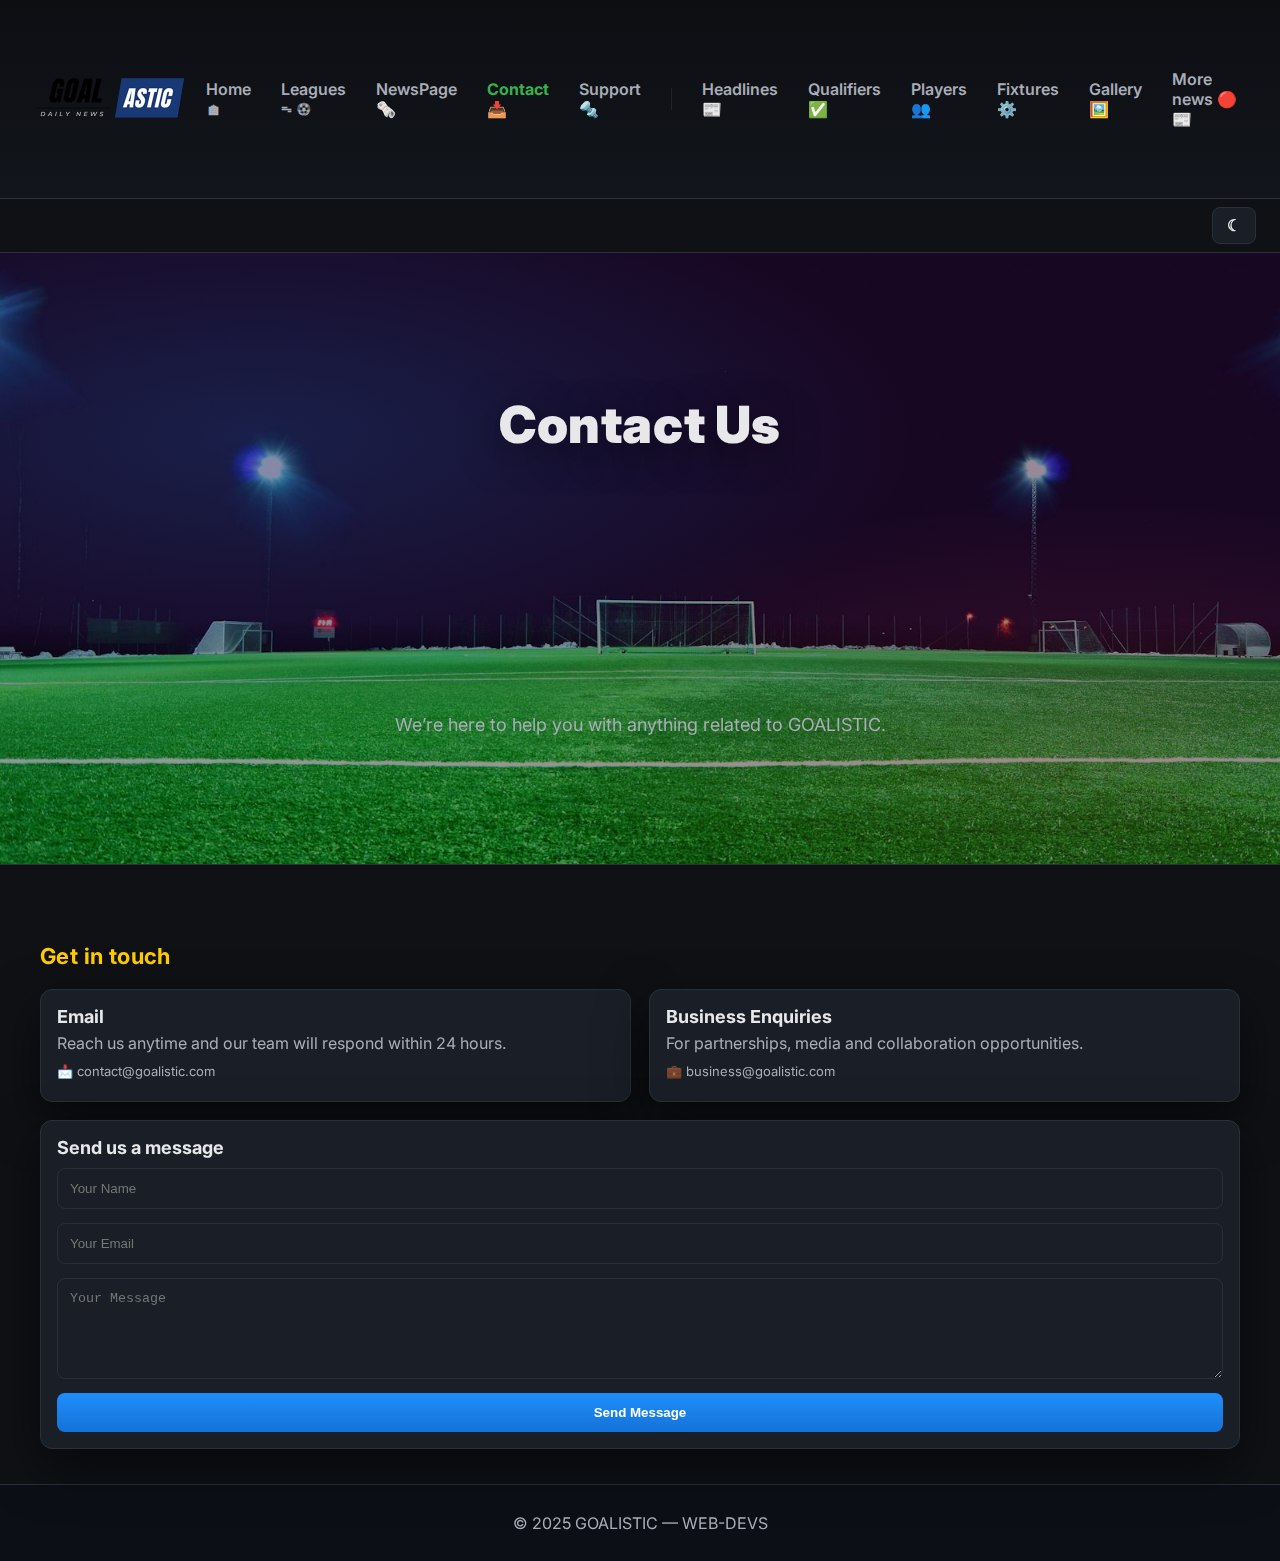
<file: contact.html>
<!DOCTYPE html>
<html lang="en">
<head>
  <meta charset="UTF-8">
  <title>Contact - GOALISTIC</title>
  <meta name="viewport" content="width=device-width, initial-scale=1.0">
  <link rel="stylesheet" href="css/styles.css">
  <link href="https://fonts.googleapis.com/css2?family=Inter:wght@400;600;700;900&display=swap" rel="stylesheet">
</head>
<body class="dark">

    <!-- TOPBAR -->
  <div class="topbar">
    <div class="brand">
      <img src="Images/News,Contact,Support/Logo.png" class="logo-img">
    </div>

    <div class="nav">
      <div class="nav-pages">        
        <a href="index.html" class="nav-link">Home 🏠︎</a>
        <a href="Leagues.html" class="nav-link">Leagues ᯓ⚽︎</a>
        <a href="newspage.html" class="nav-link">NewsPage 🗞️</a>
        <a href="contact.html" class="nav-link active">Contact 📥</a>
        <a href="support.html" class="nav-link">Support 🔩</a>
      </div>

      <div class="nav-divider"></div>

      <div class="nav-sections">
        <a href="newspage.html#headline" class="nav-link">Headlines 📰</a>
        <a href="newspage.html#qualifiers" class="nav-link">Qualifiers ✅</a>
        <a href="newspage.html#players" class="nav-link">Players 👥</a>
        <a href="newspage.html#fixtures" class="nav-link">Fixtures ⚙️</a>
        <a href="newspage.html#gallery" class="nav-link">Gallery 🖼️</a>
        <a href="newspage.html#more-news" class="nav-link">More news 🔴📰</a>
      </div>
    </div>
  </div>

  <!-- Theme Toggle -->
  <div class="theme-row">
    <button class="theme-toggle" id="themeToggle">☾</button>
  </div>

  <!-- Hero Section -->
  <header class="hero">
    <img src="Images/News,Contact,Support/Stadium.jpeg" alt="Stadium">
    <div class="hero-gradient"></div>
    <div class="hero-content">
      <h1 class="hero-title">Contact Us</h1>
      <p class="hero-sub">We’re here to help you with anything related to GOALISTIC.</p>
    </div>
  </header>

  <!-- Contact Section -->
  <section class="section">
    <h2>Get in touch</h2>
    <div class="grid">

      <div class="card" style="grid-column:span 6;">
        <div class="card-body">
          <h3>Email</h3>
          <p>Reach us anytime and our team will respond within 24 hours.</p>
          <div class="meta"><span>📩 contact@goalistic.com</span></div>
        </div>
      </div>

      <div class="card" style="grid-column:span 6;">
        <div class="card-body">
          <h3>Business Enquiries</h3>
          <p>For partnerships, media and collaboration opportunities.</p>
          <div class="meta"><span>💼 business@goalistic.com</span></div>
        </div>
      </div>

      <div class="card" style="grid-column:span 12;">
        <div class="card-body">
          <h3>Send us a message</h3>

          <form style="display:grid; gap:14px; margin-top:10px;">
            <input type="text" placeholder="Your Name" style="padding:12px; border:1px solid var(--border); background:var(--card); color:var(--text); border-radius:8px;">
            <input type="email" placeholder="Your Email" style="padding:12px; border:1px solid var(--border); background:var(--card); color:var(--text); border-radius:8px;">
            <textarea placeholder="Your Message" rows="5" style="padding:12px; border:1px solid var(--border); background:var(--card); color:var(--text); border-radius:8px;"></textarea>
            <button class="btn primary" type="submit">Send Message</button>
          </form>

        </div>
      </div>

    </div>
  </section>

  <footer>© 2025 GOALISTIC — WEB-DEVS</footer>

  <script>
    const body = document.body;
    const themeToggle = document.getElementById('themeToggle');

    function setTheme(mode) {
      body.classList.remove('light','dark');
      body.classList.add(mode);
      themeToggle.textContent = mode === 'dark' ? '☾' : '☀';
      localStorage.setItem('goalistic-theme', mode);
    }

    const saved = localStorage.getItem('goalistic-theme');
    setTheme(saved ? saved : 'dark');

    themeToggle.addEventListener('click', () => {
      const current = body.classList.contains('dark') ? 'dark' : 'light';
      setTheme(current === 'dark' ? 'light' : 'dark');
    });
  </script>

</body>
</html>
</file>
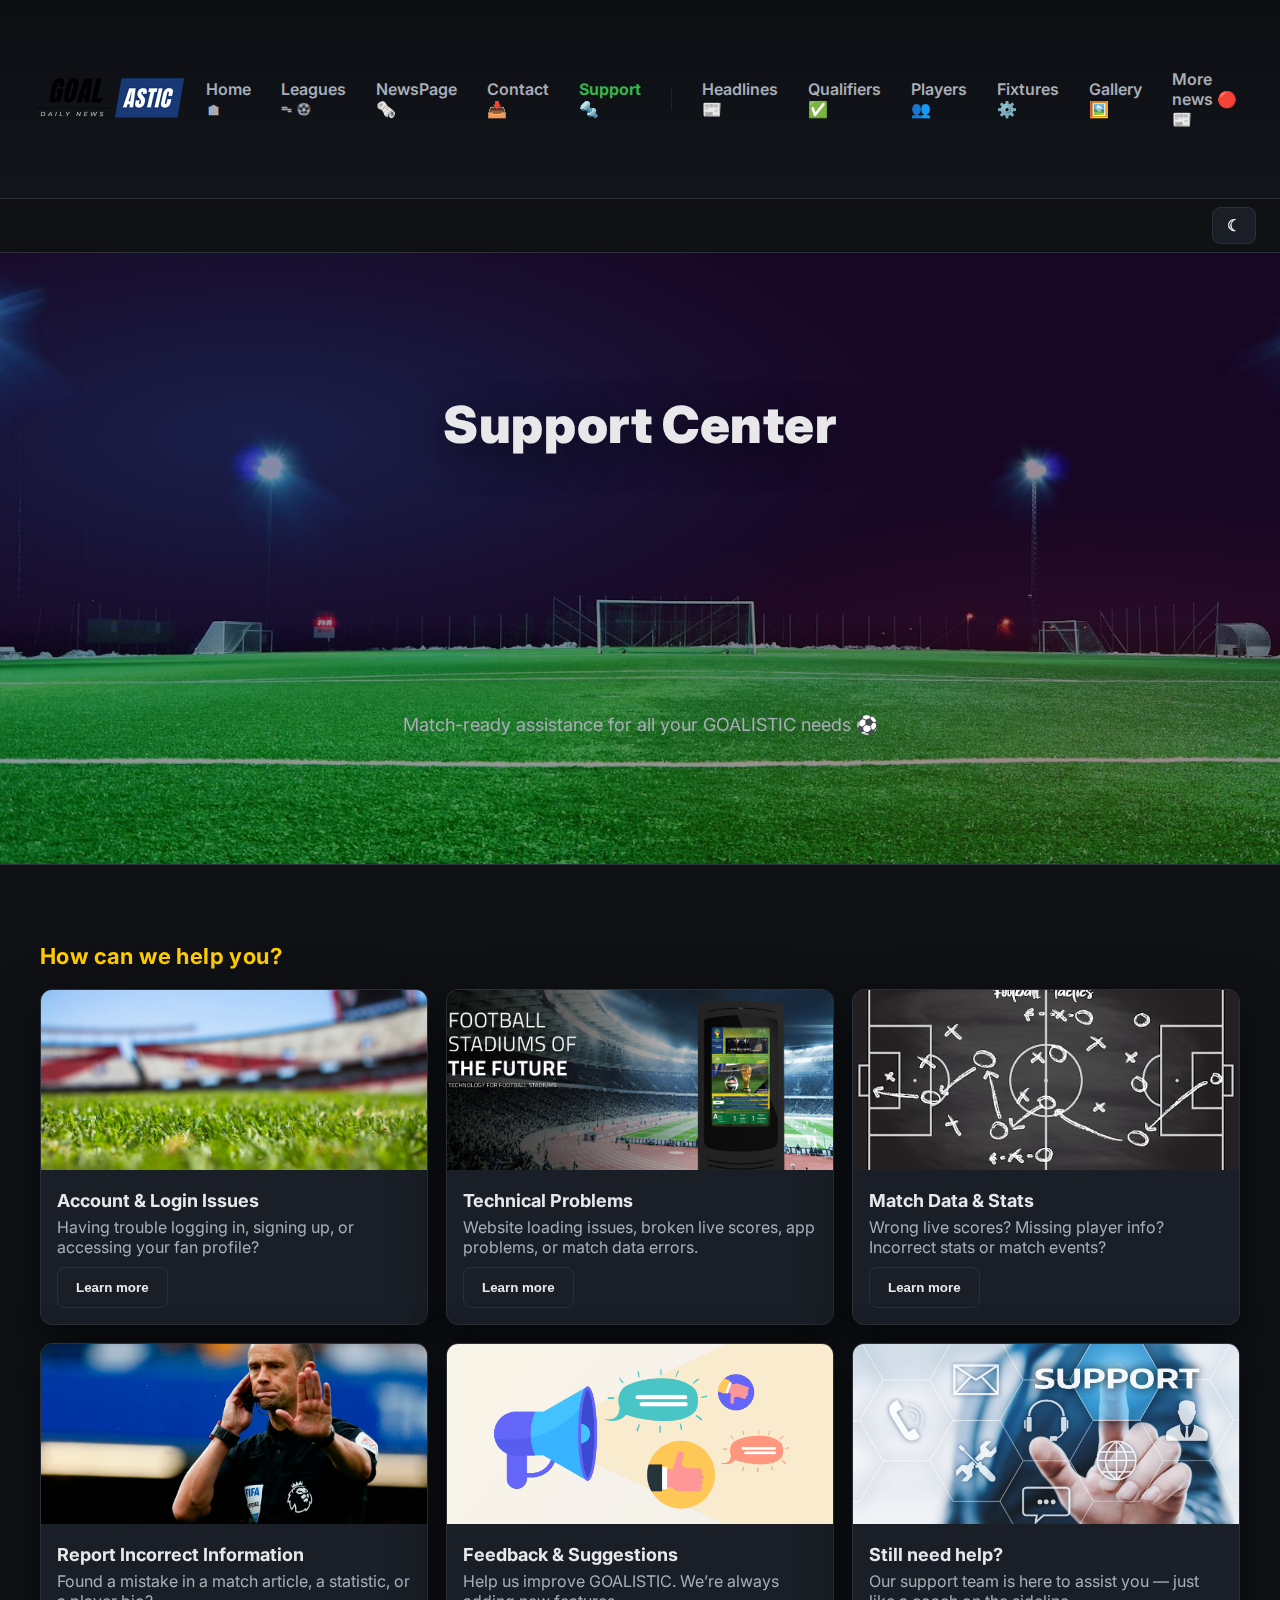
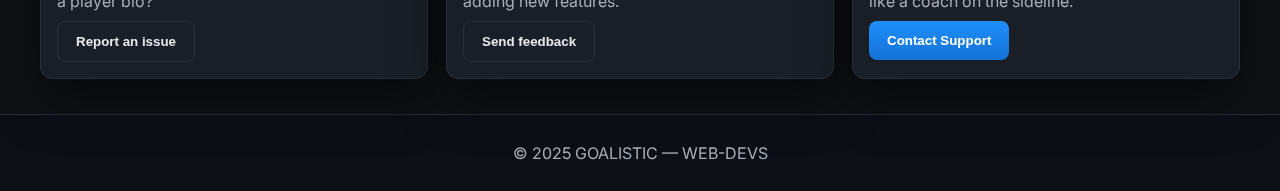
<file: support.html>
<!DOCTYPE html>
<html lang="en">
<head>
  <meta charset="UTF-8">
  <title>Support – GOALISTIC</title>
  <meta name="viewport" content="width=device-width, initial-scale=1.0">
  <link rel="stylesheet" href="css/styles.css">
  <link href="https://fonts.googleapis.com/css2?family=Inter:wght@400;600;700;900&display=swap" rel="stylesheet"> <!--Font-->
</head>
<body class="dark">

  <!-- TOPBAR -->
  <div class="topbar">
    <div class="brand">
      <img src="Images/News,Contact,Support/Logo.png" class="logo-img">
    </div>

    <div class="nav">
      <div class="nav-pages">
        <a href="index.html" class="nav-link">Home 🏠︎</a>
        <a href="Leagues.html" class="nav-link">Leagues ᯓ⚽︎</a>
        <a href="newspage.html" class="nav-link">NewsPage 🗞️</a>
        <a href="contact.html" class="nav-link">Contact 📥</a>
        <a href="support.html" class="nav-link active">Support 🔩</a>
      </div>

      <div class="nav-divider"></div>

      <div class="nav-sections">
        <a href="newspage.html#headline" class="nav-link">Headlines 📰</a>
        <a href="newspage.html#qualifiers" class="nav-link">Qualifiers ✅</a>
        <a href="newspage.html#players" class="nav-link">Players 👥</a>
        <a href="newspage.html#fixtures" class="nav-link">Fixtures ⚙️</a>
        <a href="newspage.html#gallery" class="nav-link">Gallery 🖼️</a>
        <a href="newspage.html#more-news" class="nav-link">More news 🔴📰</a>
      </div>
    </div>
  </div>

  <!-- THEME BUTTON -->
  <div class="theme-row">
    <button class="theme-toggle" id="themeToggle">☾</button>
  </div>

  <!-- HERO -->
  <header class="hero">
    <img src="Images/News,Contact,Support/Stadium.jpeg" alt="">
    <div class="hero-gradient"></div>
    <div class="hero-content">
      <h1 class="hero-title">Support Center</h1>
      <p class="hero-sub">Match-ready assistance for all your GOALISTIC needs ⚽</p>
    </div>
  </header>

  <!-- SUPPORT CARDS -->
  <section class="section">
    <h2>How can we help you?</h2>

    <div class="grid">

      <!-- ACCOUNT -->
      <div class="card" style="grid-column:span 4;">
        <img src="Images/News,Contact,Support/Football.Pitch.jpeg" alt="Football fan login">
        <div class="card-body">
          <h3>Account & Login Issues</h3>
          <p>Having trouble logging in, signing up, or accessing your fan profile?</p>
          <button class="btn" onclick="openSupport('account')">Learn more</button>
        </div>
      </div>

      <!-- TECHNICAL -->
      <div class="card" style="grid-column:span 4;">
        <img src="Images/News,Contact,Support/Stadium-Technology.jpg" alt="Stadium technology">
        <div class="card-body">
          <h3>Technical Problems</h3>
          <p>Website loading issues, broken live scores, app problems, or match data errors.</p>
          <button class="btn" onclick="openSupport('technical')">Learn more</button>
        </div>
      </div>

      <!-- MATCH DATA / STATS -->
      <div class="card" style="grid-column:span 4;">
        <img src="Images/News,Contact,Support/Football-Tactics.jpg" alt="Football tactics">
        <div class="card-body">
          <h3>Match Data & Stats</h3>
          <p>Wrong live scores? Missing player info? Incorrect stats or match events?</p>
          <button class="btn" onclick="openSupport('matchdata')">Learn more</button>
        </div>
      </div>

      <!-- REPORT ISSUE -->
      <div class="card" style="grid-column:span 4;">
        <img src="Images/News,Contact,Support/VAR-Check.jpg" alt="VAR Check">
        <div class="card-body">
          <h3>Report Incorrect Information</h3>
          <p>Found a mistake in a match article, a statistic, or a player bio?</p>
          <button class="btn" onclick="openSupport('report')">Report an issue</button>
        </div>
      </div>

      <!-- FEEDBACK -->
      <div class="card" style="grid-column:span 4;">
        <img src="Images/News,Contact,Support/Feedback.jpg" alt="Feedback">
        <div class="card-body">
          <h3>Feedback & Suggestions</h3>
          <p>Help us improve GOALISTIC. We’re always adding new features.</p>
          <button class="btn" onclick="openSupport('feedback')">Send feedback</button>
        </div>
      </div>

      <!-- CONTACT -->
      <div class="card" style="grid-column:span 4;">
        <img src="Images/News,Contact,Support/Support.jpg" alt="Support Team">
        <div class="card-body">
          <h3>Still need help?</h3>
          <p>Our support team is here to assist you — just like a coach on the sideline.</p>
          <button class="btn primary" onclick="window.location='contact.html'">Contact Support</button>
        </div>
      </div>

    </div>
  </section>

  <!-- FOOTER -->
  <footer>© 2025 GOALISTIC — WEB-DEVS</footer>

  <script>
    function openSupport(type) {
      alert("This support section is coming soon: " + type);
    }

    const body = document.body;
    const themeToggle = document.getElementById('themeToggle');

    function setTheme(mode) {
      body.classList.remove('light','dark');
      body.classList.add(mode);
      themeToggle.textContent = mode === 'dark' ? '☾' : '☀';
      localStorage.setItem('goalistic-theme', mode);
    }

    const saved = localStorage.getItem('goalistic-theme');
    setTheme(saved ? saved : 'dark');

    themeToggle.addEventListener('click', () => {
      const current = body.classList.contains('dark') ? 'dark' : 'light';
      setTheme(current === 'dark' ? 'light' : 'dark');
    });
  </script>

</body>
</html>
</file>
<file: css/styles.css>
:root {
      --bg: #0f1115;
      --bg-elev: #171a20;
      --text: #e8e8ea;
      --muted: #a9adb7;
      --accent: #ffcc00;
      --accent-2: #e43d4c;
      --primary: #1f8efa;
      --card: #1a1f27;
      --border: #2a2f39;
      --shadow: rgba(0, 0, 0, 0.55);
    }

    /* Light mode variables */
    body.light {
      --bg: #ffffff;
      --bg-elev: #f7f7f7;
      --text: #111;
      --muted: #444;
      --accent: #ffcc00;
      --accent-2: #e43d4c;
      --primary: #0066ff;
      --card: #ffffff;
      --border: #d4d4d4;
      --shadow: rgba(0,0,0,0.12);
    }

    * { box-sizing: border-box; }
    html, body { margin: 0; padding: 0; background: var(--bg); color: var(--text); font-family: Inter, Segoe UI, system-ui, -apple-system, Arial, sans-serif; }
    a { color: var(--text); text-decoration: none; }
    
    /* Top nav */
    .topbar {
      position: sticky; top: 0; z-index: 1000;
      display: flex; align-items: center; justify-content: space-between;
      padding: 14px 24px; background: linear-gradient(180deg, #0c0e12 0%, #12151b 100%);
      border-bottom: 1px solid var(--border);
      backdrop-filter: saturate(140%) blur(6px);
    }
    .brand {
      display: flex; gap: 12px; align-items: center;
      font-weight: 800; letter-spacing: 0.5px;
    }
    .brand .mark {
      width: 36px; height: 36px; border-radius: 6px;
      background: radial-gradient(140px 60px at 30% 20%, var(--accent) 0%, #ffd84e 30%, #333 100%);
      box-shadow: 0 6px 20px rgba(255, 204, 0, 0.2);
    }
    .nav {
      display: flex; gap: 18px; align-items: center;
    }
    .nav a { color: var(--muted); font-weight: 600; }
    .nav a:hover { color: var(--text); }

    /* Theme row (under topbar) */
    .theme-row {
    background: var(--bg-elev);
    color: var(--text);
      display: flex;
      justify-content: flex-end; 
      padding: 8px 24px;
      border-bottom: 1px solid var(--border);
      background: var(--bg);
    }
    .theme-toggle {
      background: var(--card);
      color: var(--text);
      border: 1px solid var(--border);
      padding: 8px 14px;
      border-radius: 8px;
      cursor: pointer;
      font-size: 16px;
      font-weight: 700;
      transition: .18s;
    }
    .theme-toggle:hover { transform: translateY(-2px); opacity: .95; }

    /* Ticker */
    .ticker {
      overflow: hidden; white-space: nowrap; border-top: 1px solid var(--border); border-bottom: 1px solid var(--border);
      background: #0c1016;
    }
    .ticker-inner {
      display: inline-block; padding: 10px 0;
      animation: scroll 22s linear infinite;
    }
    .tag { color: var(--accent-2); margin: 0 12px; font-weight: 700; }
    @keyframes scroll { from { transform: translateX(100%); } to { transform: translateX(-100%); } }

    /* Hero */
    .hero {
      position: relative; overflow: hidden; height: 68vh;
      border-bottom: 1px solid var(--border);
      background: #080a0d;
    }
    .hero img {
      width: 100%; height: 100%; object-fit: cover; filter: brightness(0.6) saturate(110%);
    }
    .hero-gradient {
      position: absolute; inset: 0; background: radial-gradient(1200px 480px at 20% 30%, rgba(31,142,250,0.18) 0%, transparent 55%), radial-gradient(1000px 400px at 85% 80%, rgba(228,61,76,0.16) 0%, transparent 60%);
    }
    .hero-content {
      position: absolute; inset: 0; display: grid; place-items: center;
      padding: 0 24px; text-align: center;
    }
    .hero-title {
      font-size: clamp(32px, 4vw, 56px); font-weight: 900; letter-spacing: 0.6px;
      text-shadow: 0 8px 40px rgba(0,0,0,0.6);
    }
    .hero-sub { color: var(--muted); max-width: 800px; margin: 14px auto 24px; font-size: clamp(15px, 2vw, 18px); }
    .hero-actions { display: flex; gap: 14px; justify-content: center; }
    .btn {
      padding: 12px 18px; border-radius: 8px; border: 1px solid var(--border); font-weight: 700; cursor: pointer;
      transition: transform .15s ease, background .15s ease, border .15s ease, color .15s ease;
      background: var(--card); color: var(--text);
    }
    .btn:hover { transform: translateY(-2px); border-color: #3a4150; }
    .btn.primary { background: linear-gradient(180deg, var(--primary), #1472d8); border: none; color: #fff; }
    .btn.primary:hover { filter: brightness(1.04); }

    /* Section */
    .section { padding: 48px 24px; max-width: 1200px; margin: 0 auto; }
    .section h2 { font-size: 22px; letter-spacing: 0.4px; color: var(--accent); margin-bottom: 20px; }

    /* Cards */
    .grid { display: grid; grid-template-columns: repeat(12, 1fr); gap: 18px; }
    .card {
      grid-column: span 4; background: var(--card); border: 1px solid var(--border); border-radius: 12px; overflow: hidden;
      box-shadow: 0 18px 50px var(--shadow);
      transition: transform .18s ease, box-shadow .18s ease, border-color .18s ease;
    }
    .card:hover { transform: translateY(-4px); border-color: #3a4150; box-shadow: 0 26px 70px rgba(0,0,0,0.7); }
    .card img { width: 100%; height: 180px; object-fit: cover; filter: saturate(110%); }
    .card-body { padding: 16px; }
    .card h3 { margin: 0 0 6px; font-size: 18px; }
    .card p { margin: 0 0 10px; color: var(--muted); }
    .meta { display: flex; gap: 12px; font-size: 13px; color: var(--muted); margin-bottom: 6px; }
    .chip { display: inline-flex; align-items: center; gap: 6px; font-size: 12px; color: #fff; background: #1f2530; border: 1px solid #2e3440; padding: 6px 10px; border-radius: 999px; }

    /* Story highlight */
    .story {
      display: grid; grid-template-columns: 1.7fr 1fr; gap: 18px;
    }
    .story .lead {
      background: var(--card); border: 1px solid var(--border); border-radius: 12px; overflow: hidden;
      box-shadow: 0 18px 50px var(--shadow);
    }
    .lead img { width: 100%; height: 320px; object-fit: cover; }
    .lead .pad { padding: 16px; }
    .lead h3 { margin: 0 0 8px; font-size: 22px; }
    .lead p { margin: 0 0 12px; color: var(--muted); }

    /* Fixtures */
    .fixtures {
      width: 100%; border: 1px solid var(--border); border-radius: 12px; overflow: hidden; background: var(--card);
      box-shadow: 0 18px 50px var(--shadow);
    }
    .fixtures table { width: 100%; border-collapse: collapse; }
    .fixtures th, .fixtures td {
      border-bottom: 1px solid var(--border); padding: 12px; text-align: left; font-size: 14px;
    }
    .fixtures th { background: #151a21; color: var(--accent); position: sticky; top: 0; z-index: 1; }
    .fixtures tr:hover td { background: #171c23; }

    /* Gallery */
    .gallery { display: grid; grid-template-columns: repeat(4, 1fr); gap: 14px; }
    .gallery img {
      width: 100%; height: 180px; object-fit: cover; border-radius: 10px; border: 1px solid var(--border);
      box-shadow: 0 12px 40px var(--shadow); cursor: pointer;
    }

    /* Reactions */
    .reactions { display: grid; grid-template-columns: repeat(3, 1fr); gap: 18px; }
    .reaction {
      background: var(--card); border: 1px solid var(--border); border-radius: 12px; padding: 16px;
      box-shadow: 0 18px 50px var(--shadow);
    }
    .reaction img { width: 100%; height: 140px; object-fit: cover; border-radius: 8px; margin-bottom: 10px; }
    .reaction p { margin: 0; color: var(--muted); }

    
    .overlay {
      position: fixed; inset: 0; background: rgba(5, 7, 10, 0.88);
      display: none; align-items: center; justify-content: center; z-index: 2000;
      backdrop-filter: blur(6px) saturate(140%);
    }
    .overlay.active { display: flex; }
    .overlay-content {
      width: min(920px, 92vw); max-height: 86vh; overflow-y: auto;
      background: var(--bg-elev); border: 1px solid var(--border); border-radius: 14px; box-shadow: 0 24px 80px var(--shadow);
    }
    .overlay-header {
      display: flex; align-items: center; justify-content: space-between;
      padding: 16px; border-bottom: 1px solid var(--border);
    }
    .overlay-title { font-size: 20px; font-weight: 800; color: var(--accent); }
    .overlay-close {
      border: 1px solid var(--border); background: #161a22; color: var(--text);
      border-radius: 8px; padding: 8px 12px; cursor: pointer; font-weight: 700;
    }
    .overlay-body { padding: 16px; }
    .overlay-body img { width: 100%; height: 280px; object-fit: cover; border-radius: 10px; margin-bottom: 14px; }

    /* Footer */
    footer { border-top: 1px solid var(--border); background: #0c1016; color: var(--muted); padding: 28px; text-align: center; }

    /* Responsive */
    @media (max-width: 1024px) {
      .story { grid-template-columns: 1fr; }
      .card { grid-column: span 6; }
      .reactions { grid-template-columns: 1fr 1fr; }
      .gallery { grid-template-columns: 1fr 1fr; }
    }
    @media (max-width: 640px) {
      .card { grid-column: span 12; }
      .reactions { grid-template-columns: 1fr; }
      .hero { height: 58vh; }
      .hero-title { font-size: 32px; }
      .theme-row {
    background: var(--bg-elev);
    color: var(--text); padding: 8px 12px; } 
    }



/* ————————————————
   NAVIGATION IMPROVEMENTS
——————————————— */

.nav {
  display: flex;
  align-items: center;
  gap: 24px;
}

/* Groups */
.nav-pages,
.nav-sections {
  display: flex;
  align-items: center;
  gap: 18px;
}

/* Divider */
.nav-divider {
  width: 1px;
  height: 22px;
  background: var(--border);
  opacity: 0.6;
}

/* Links */
.nav-link {
  color: var(--muted);
  font-weight: 600;
  padding: 4px 6px;
  border-radius: 6px;
  transition: 
    color .18s ease,
    opacity .18s ease,
    transform .18s ease;
}

.nav-link:hover {
  color: var(--text);
  opacity: 0.9;
  transform: translateY(-2px);
}

/* Active page highlight */
.nav-link.active {
  color:  #37b24d;
  font-weight: 700;
}

/* Logo cleanup */
.logo-img {
  width: 36px;
  height: 36px;
  object-fit: contain;
  border-radius: 6px;
  margin-right: 6px;
}



/* ============================
   LIGHT MODE FIXES
============================ */

/* Topbar readable in light mode */
body.light .topbar {
  background: #ffffff !important;
  border-bottom: 1px solid #d4d4d4;
}

body.light .nav a {
  color: #333 !important;
}

body.light .nav a:hover {
  color: #000 !important;
}

/* Live ticker visible in light mode */
body.light .ticker {
  background: #f3f3f3 !important;
  border-top: 1px solid #ddd;
  border-bottom: 1px solid #ddd;
}

body.light .ticker-inner {
  color: #111 !important;
}

body.light .tag {
  color: #c00 !important;
}

/* Bigger logo */
.logo-img {
  width: 170px !important;
  height: 170px !important;
}


/* ===================
   HOME PAGE ONLY 
=================== */

/* hero content animation (optional) */
.hero-content {
  animation: floatHero 3.5s ease-in-out infinite;
  text-align: center;
}

/* main CTA button used in hero or sections */
.btn-main {
  display: inline-block;
  background: var(--primary);
  color: #fff;
  font-size: 1.12rem;
  font-weight: 600;
  padding: 13px 34px;
  border: none;
  border-radius: 999px;
  box-shadow: 0 3px 10px rgba(0,0,0,0.35);
  text-decoration: none;
  transition: background .18s, transform .18s;
  opacity: 0;
  transform: translateY(40px);
  animation: slideUpFade .8s .65s cubic-bezier(.23,.71,.43,1) forwards;
}
.btn-main:hover {
  background: var(--accent-2);
  transform: translateY(-3px);
  box-shadow: 0 0 15px rgba(0,255,100,0.3);
}

/* generic section spacing for home blocks */
.section {
  padding: 60px 0 35px 0;
}

/* NEWS CARDS */
.news-list {
  display: flex;
  gap: 30px;
  flex-wrap: wrap;
  align-items: stretch;
}
.news-card {
  background: var(--card);
  color: var(--text);
  border-radius: 20px;
  box-shadow: 0 8px 20px rgba(0,0,0,0.5);
  flex: 1 1 270px;
  max-width: 370px;
  min-width: 260px;
  display: flex;
  flex-direction: column;
  padding: 0 0 22px 0;
  overflow: hidden;
  margin-bottom: 24px;
  cursor: pointer;
  opacity: 0;
  transform: translateY(40px);
  animation: slideUpFade .6s cubic-bezier(.22,.61,.36,1) forwards;
  transition:
    transform 0.25s cubic-bezier(.23,1,.32,1),
    box-shadow 0.25s cubic-bezier(.23,1,.32,1);
}
.news-card:nth-child(2) { animation-delay: .15s; }
.news-card:nth-child(3) { animation-delay: .3s; }
.news-card:hover {
  transform: translateY(-10px) scale(1.03);
  box-shadow:
    0 18px 40px rgba(0,0,0,0.6),
    0 0 20px rgba(0,180,216,0.40);
  border: 1.5px solid var(--primary);
}
.news-card img {
  width: 100%;
  height: 170px;
  object-fit: cover;
  border-top-left-radius: 20px;
  border-top-right-radius: 20px;
}
.news-card h3 {
  margin: 14px 18px 7px 18px;
  font-size: 1.15rem;
  font-weight: 700;
}
.news-card p {
  color: var(--muted);
  font-weight: 500;
  font-size: 0.98rem;
  margin: 0 18px 16px 18px;
}
.read-more {
  background: var(--primary);
  color: #fff;
  border: none;
  border-radius: 8px;
  padding: 9px 22px;
  font-size: 0.95rem;
  font-weight: 600;
  align-self: flex-start;
  margin-left: 18px;
  cursor: pointer;
  transition: background .17s;
}
.read-more:hover {
  background: var(--accent-2);
}

/* SCORES TABLE */
.scores-table-wrapper {
  overflow-x: auto;
}
.scores-table {
  width: 100%;
  border-collapse: collapse;
  background: var(--bg-elev);
  border-radius: 14px;
  box-shadow: 0 4px 32px rgba(0,0,0,0.6);
  font-size: 1.1rem;
  margin-bottom: 25px;
}
.scores-table th,
.scores-table td {
  padding: 14px 18px;
  text-align: left;
}
.scores-table th {
  background: var(--card);
  color: var(--accent);
  text-transform: uppercase;
  letter-spacing: 0.06em;
  font-size: 0.85rem;
}
.scores-table tr {
  border-bottom: 1px solid var(--border);
}
.scores-table tr:last-child {
  border-bottom: none;
}
.scores-table td {
  font-size: 0.95rem;
}
.scores-table td img {
  vertical-align: middle;
  margin-right: 8px;
  height: 28px;
}
.scores-table th:nth-child(3),
.scores-table td:nth-child(3) {
  text-align: center;
}
.scores-table td:nth-child(3) {
  transform: translateX(-10px);
}
.final {
  display: inline-block;
  padding: 3px 10px;
  border-radius: 999px;
  background: #37b24d;
  color: #fff;
  font-size: 0.85rem;
  font-weight: 600;
}
.score-td {
  cursor: pointer;
  transition: background .2s, color .2s;
}
.score-td:hover {
  animation: pulseScore .7s;
  background: var(--primary);
  color: #fff;
  border-radius: 8px;
}

/* TODAY'S MATCHES SLIDER */
.matches-slider-horizontal {
  width: 100%;
  overflow-x: auto;
  padding-bottom: 18px;
}
.matches-track {
  display: flex;
  gap: 28px;
  min-width: 420px;
}
.match-card {
  min-width: 320px;
  max-width: 340px;
  height: 180px;
  border-radius: 28px;
  padding: 18px 22px 0 22px;
  display: flex;
  flex-direction: column;
  align-items: center;
  justify-content: space-between;
  box-shadow: 0 5px 25px rgba(26,28,44,.6);
  position: relative;
  margin-bottom: 18px;
}
.match-card.live { 
  background: linear-gradient(90deg, #f84d5c 5%, #ff9734 95%);
  border: 2.5px solid #ef233c;
}
.match-card.ended { 
  background: linear-gradient(90deg, #2196F3 10%, #46a8ce 80%);
  border: 2.5px solid #2052be;
}
.match-card .badge {
  position: absolute;
  top: 14px;
  left: 16px;
  font-size: 0.91rem;
  font-weight: bold;
  color: #fff;
  padding: 5px 14px 5px 10px;
  border-radius: 9px;
  z-index: 1;
  letter-spacing: 0.5px;
  box-shadow: 0 2px 8px rgba(0,0,0,0.35);
}
.live-badge { background: #ef233c; }
.ended-badge { background: #2052be; }
.match-details {
  display: flex;
  align-items: center;
  gap: 18px;
  flex: 1;
  margin-top: 8px;
}
.team-logo {
  width: 60px;
  height: 60px;
  border-radius: 14px;
  box-shadow: 0 2px 10px rgba(44,56,92,0.5);
  object-fit: contain;
}
.score-time {
  display: flex;
  flex-direction: column;
  align-items: center;
  min-width: 74px;
}
.match-time {
  font-size: 1.15rem;
  color: #fff;
  font-weight: 700;
  margin-bottom: 3px;
  text-shadow: 0 1px 7px rgba(0,0,0,0.3);
}
.match-score {
  display: flex;
  align-items: center;
  gap: 7px;
  font-size: 2.08rem;
  font-weight: bold;
  color: #fff;
  letter-spacing: 1px;
  text-shadow: 0 1px 11px rgba(0,0,0,0.4);
}
.score-divider {
  color: #fff4;
  font-size: 2.2rem;
}
.clubs-row {
  width: 90%;
  display: flex;
  justify-content: space-between;
  align-items: center;
  margin-top: 8px;
}
.club-name {
  font-size: 1.08rem;
  color: #fff;
  font-weight: 600;
  text-shadow: 0 1px 7px rgba(0,0,0,0.3);
}

/* ANIMATIONS */
@keyframes floatHero {
  0%   { transform: translateY(0px); }
  50%  { transform: translateY(-6px); }
  100% { transform: translateY(0px); }
}
@keyframes slideUpFade {
  from {
    opacity: 0;
    transform: translateY(40px) scale(.97);
  }
  to {
    opacity: 1;
    transform: translateY(0) scale(1);
  }
}
@keyframes pulseScore {
  0%   { box-shadow: 0 0 0 0 rgba(20,81,202,0.35); }
  50%  { box-shadow: 0 0 16px 7px rgba(20,81,202,0.35); }
  100% { box-shadow: 0 0 0 0 rgba(20,81,202,0.35); }
}

/* RESPONSIVE – home bits only */
@media (max-width: 900px) {
  .news-list {
    flex-wrap: wrap;
    gap: 18px;
  }
  .news-card {
    min-width: 90vw;
    max-width: 96vw;
  }
}
@media (max-width: 600px) {
  .matches-track { gap: 14px; }
  .match-card { min-width:82vw; max-width:92vw; }
  .match-details { gap: 10px; }
}


/* ===================
   LEAGUES PAGE ONLY 
=================== */

/* Scores table */
.scores-table-wrapper { overflow-x: auto; }
.scores-table {
  width: 100%;
  border-collapse: collapse;
  background: linear-gradient(180deg, rgba(255,255,255,0.02), rgba(255,255,255,0.01));
  border-radius: var(--radius);
  box-shadow: var(--shadow);
  font-size: 1.03rem;
  overflow: hidden;
}
.scores-table thead th {
  background: rgba(255,255,255,0.02);
  color: var(--text-muted);
  font-size: 0.8rem;
  letter-spacing: 0.08em;
  text-transform: uppercase;
  padding: 14px 18px;
}
.scores-table td {
  padding: 14px 18px;
  color: var(--text);
  vertical-align: middle;
}
.scores-table tbody tr {
  border-bottom: 1px solid rgba(255,255,255,0.03);
  transition: transform .18s cubic-bezier(.2,.9,.28,1), background .18s;
}
.scores-table tbody tr:hover {
  transform: translateY(-4px);
  background: linear-gradient(90deg, rgba(255,255,255,0.02), rgba(255,255,255,0.01));
}

/* Team cell */
.team-cell {
  display: flex;
  align-items: center;
  gap: 12px;
}
.team-logo {
  height: 34px;
  width: 34px;
  object-fit: contain;
  border-radius: 8px;
  background: rgba(255,255,255,0.02);
  padding: 4px;
}
.team-name { font-weight: 700; color: var(--text); }

/* Qualified badge */
.qualified-badge {
  margin-left: 10px;
  background: linear-gradient(90deg, rgba(255,255,255,0.03), rgba(255,255,255,0.01));
  color: var(--text-muted);
  border-radius: 999px;
  padding: 6px 10px;
  font-size: 0.75rem;
  font-weight: 700;
  opacity: 0;
  transform: translateY(6px);
  transition: opacity .22s, transform .22s;
}
.qualified-row.qualified-highlight { box-shadow: 0 14px 40px rgba(0,0,0,0.45); }
.qualified-row .qualified-badge.show-badge {
  opacity: 1;
  transform: translateY(0);
  color: var(--accent);
}

/* small column tweaks */
.pos-col { width: 48px; text-align: left; font-weight: 800; color: var(--accent); }
.played-col, .gd-col, .pts-col { width: 72px; text-align: center; }
</file>
